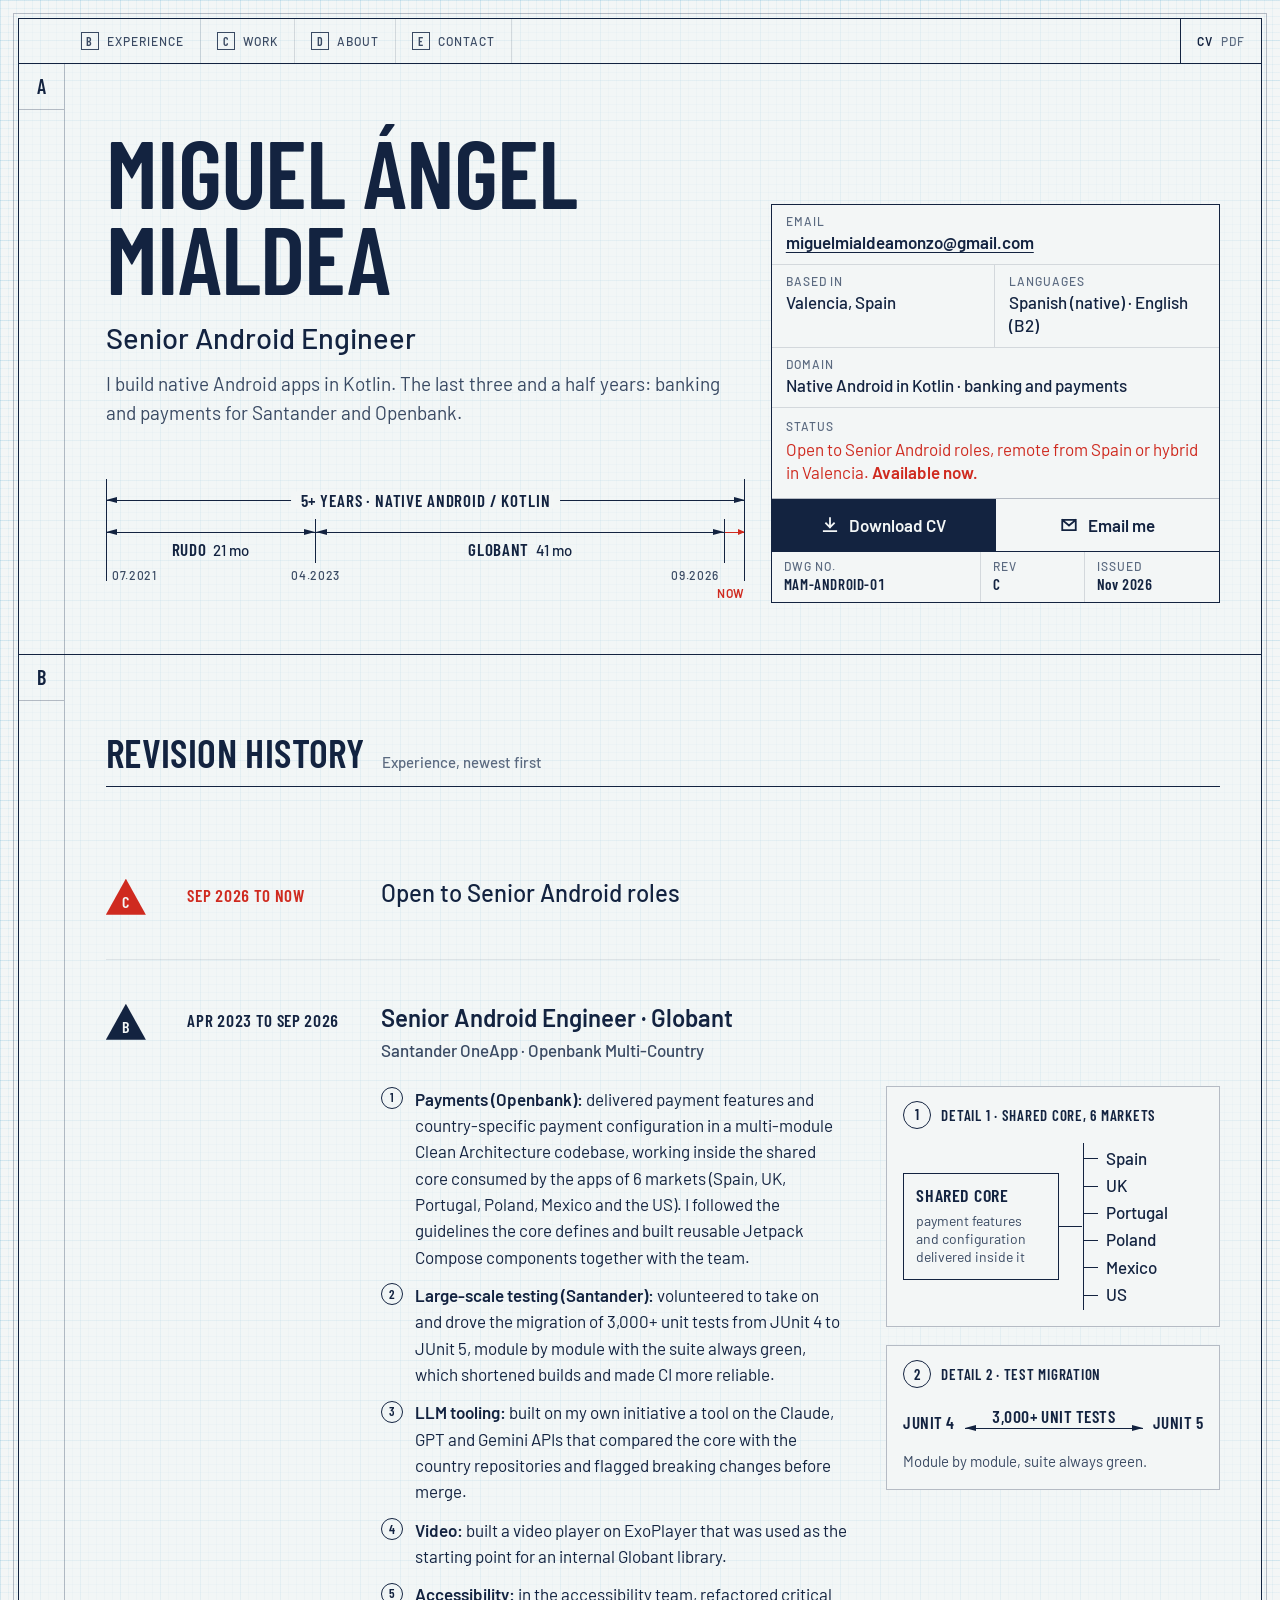
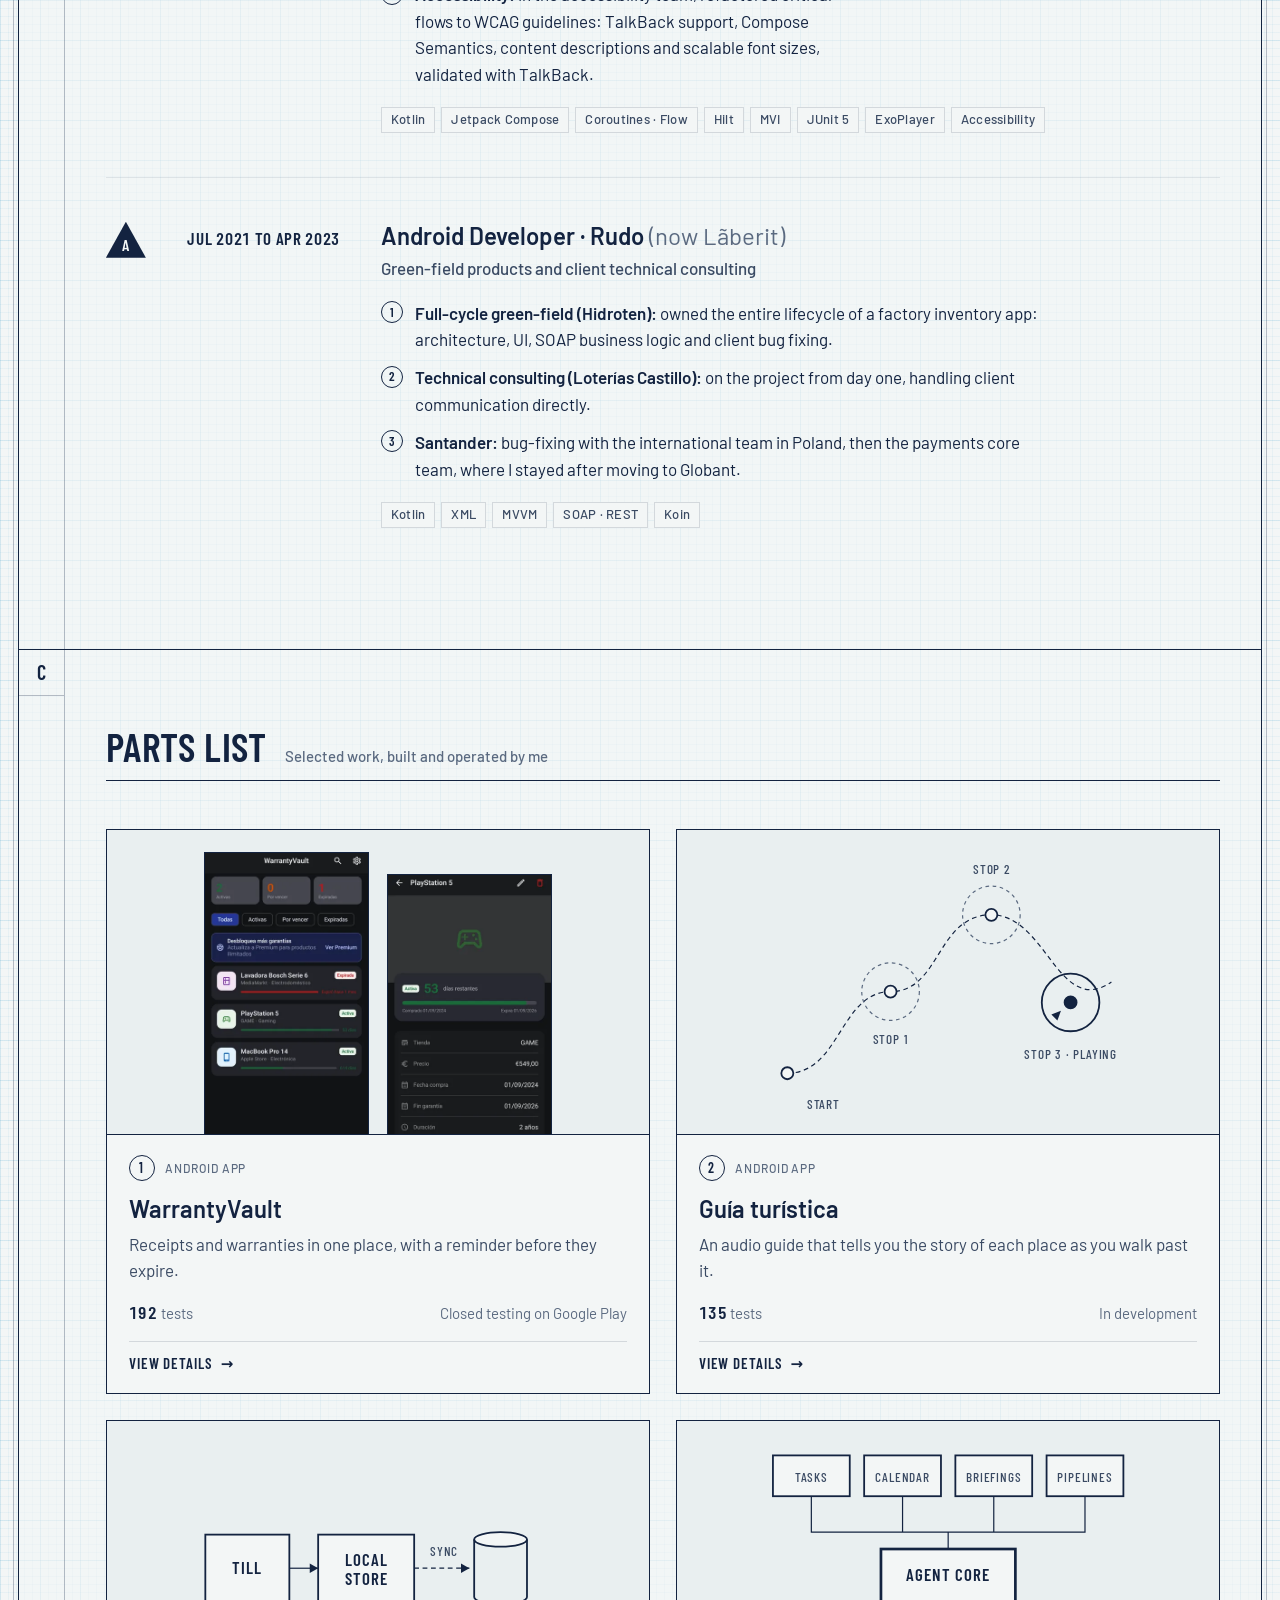
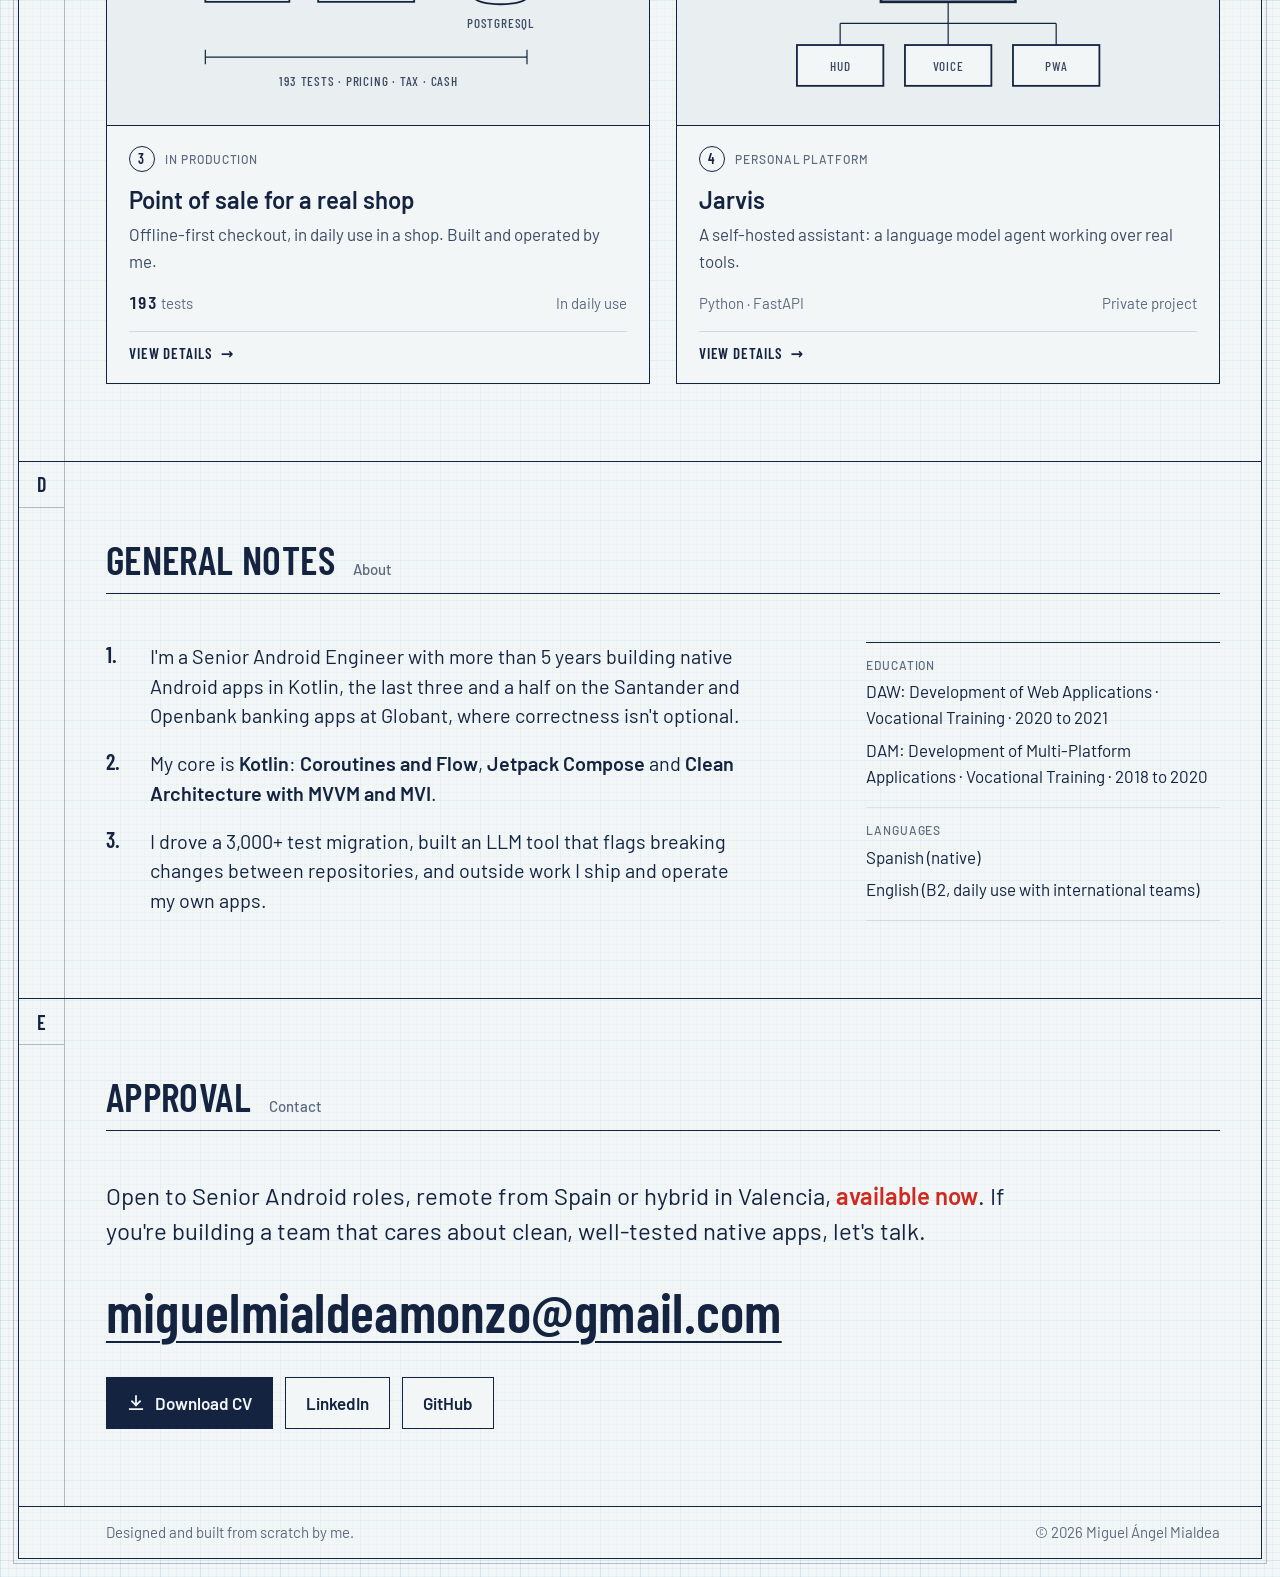
<file: index.html>
<!doctype html>
<html lang="en">
<head>
<meta charset="utf-8">
<meta name="viewport" content="width=device-width, initial-scale=1">
<title>Miguel Ángel Mialdea · Senior Android Engineer</title>
<meta name="description" content="Senior Android Engineer with 5+ years of native Android in Kotlin, the last three and a half on the Santander and Openbank banking apps. Open to Senior Android roles, remote from Spain or hybrid in Valencia.">
<meta name="robots" content="index, follow">
<link rel="canonical" href="https://miguelmialdea.com/">
<meta property="og:type" content="website">
<meta property="og:url" content="https://miguelmialdea.com/">
<meta property="og:title" content="Miguel Ángel Mialdea · Senior Android Engineer">
<meta property="og:description" content="Senior Android Engineer, 5+ years of native Android in Kotlin. Banking and payments for Santander and Openbank. Available now.">
<meta name="theme-color" content="#f3f6f6">
<link rel="icon" href="data:image/svg+xml,%3Csvg xmlns='http://www.w3.org/2000/svg' viewBox='0 0 32 32'%3E%3Crect x='1.5' y='1.5' width='29' height='29' fill='%23f3f6f6' stroke='%23132340' stroke-width='3'/%3E%3Ccircle cx='16' cy='16' r='7' fill='none' stroke='%23132340' stroke-width='2.5'/%3E%3C/svg%3E">
<link rel="preload" href="fonts/barlow-condensed-600.woff2" as="font" type="font/woff2" crossorigin>
<link rel="preload" href="fonts/barlow-400.woff2" as="font" type="font/woff2" crossorigin>
<link rel="stylesheet" href="styles.css">
<script type="application/ld+json">
{
  "@context": "https://schema.org",
  "@type": "Person",
  "name": "Miguel Ángel Mialdea",
  "jobTitle": "Senior Android Engineer",
  "email": "mailto:miguelmialdeamonzo@gmail.com",
  "url": "https://miguelmialdea.com/",
  "address": { "@type": "PostalAddress", "addressLocality": "Valencia", "addressCountry": "ES" },
  "knowsLanguage": [
    { "@type": "Language", "name": "Spanish" },
    { "@type": "Language", "name": "English" }
  ],
  "knowsAbout": ["Android", "Kotlin", "Jetpack Compose", "Coroutines", "Kotlin Flow", "Clean Architecture", "JUnit 5", "Accessibility"],
  "sameAs": [
    "https://www.linkedin.com/in/miguel-mialdea-dev",
    "https://github.com/MiguelAMialdeaDev"
  ]
}
</script>
</head>
<body>
<a class="skip" href="#main">Skip to content</a>

<div class="sheet">

  <header class="strip">
    <nav class="strip-nav" aria-label="Sections">
      <a href="#revisions"><span class="z" aria-hidden="true">B</span>Experience</a>
      <a href="#parts"><span class="z" aria-hidden="true">C</span>Work</a>
      <a href="#notes"><span class="z" aria-hidden="true">D</span>About</a>
      <a href="#contact"><span class="z" aria-hidden="true">E</span>Contact</a>
    </nav>
    <a class="strip-cv" href="Miguel_Mialdea_CV.pdf" download="Miguel_Mialdea_CV.pdf">CV <span class="u">PDF</span></a>
  </header>

  <main id="main">

    <!-- A · title -->
    <section class="zone zone-a" aria-labelledby="name">
      <div class="rail" aria-hidden="true"><span>A</span></div>
      <div class="body">
        <div class="ident">
          <h1 id="name">Miguel Ángel<br>Mialdea</h1>
          <p class="role">Senior Android Engineer</p>
          <p class="hook">I build native Android apps in Kotlin. The last three and a half years: banking and payments for Santander and Openbank.</p>
        </div>

        <aside class="titleblock" aria-label="Summary and contact">
          <dl class="tb-fields">
            <div class="tb-cell tb-name"><dt>Email</dt><dd><a href="mailto:miguelmialdeamonzo@gmail.com">miguelmialdeamonzo@gmail.com</a></dd></div>
            <div class="tb-cell"><dt>Based in</dt><dd>Valencia, Spain</dd></div>
            <div class="tb-cell"><dt>Languages</dt><dd>Spanish (native) · English (B2)</dd></div>
            <div class="tb-cell tb-wide"><dt>Domain</dt><dd>Native Android in Kotlin · banking and payments</dd></div>
          </dl>
          <p class="tb-status"><span class="tb-label">Status</span><span class="redline">Open to Senior Android roles, remote from Spain or hybrid in Valencia. <strong>Available now.</strong></span></p>
          <div class="tb-actions">
            <a class="btn btn-solid" href="Miguel_Mialdea_CV.pdf" download="Miguel_Mialdea_CV.pdf">
              <svg viewBox="0 0 16 16" aria-hidden="true"><path d="M8 2v8m0 0-3.5-3.5M8 10l3.5-3.5M2.5 13.5h11"/></svg>
              Download CV
            </a>
            <a class="btn btn-line" href="mailto:miguelmialdeamonzo@gmail.com">
              <svg viewBox="0 0 16 16" aria-hidden="true"><path d="M2 3.5h12v9H2zM2 3.5l6 5 6-5"/></svg>
              Email me
            </a>
          </div>
          <dl class="tb-foot">
            <div><dt>Dwg no.</dt><dd>MAM-ANDROID-01</dd></div>
            <div><dt>Rev</dt><dd>C</dd></div>
            <div><dt>Issued</dt><dd>Nov 2026</dd></div>
          </dl>
        </aside>

        <figure class="chain" aria-labelledby="chain-cap">
          <figcaption id="chain-cap" class="sr">Career timeline: Rudo from July 2021 to April 2023, Globant from April 2023 to September 2026, open to a new role since then.</figcaption>
          <div class="dim dim-total" aria-hidden="true">
            <span class="dim-line"></span>
            <span class="dim-text">5+ years · native Android / Kotlin</span>
          </div>
          <div class="chain-row" aria-hidden="true">
            <div class="seg" style="--m:21">
              <span class="dim-line"></span>
              <span class="seg-text"><b>Rudo</b> 21 mo</span>
            </div>
            <div class="seg" style="--m:41">
              <span class="dim-line"></span>
              <span class="seg-text"><b>Globant</b> 41 mo</span>
            </div>
            <div class="seg seg-now" style="--m:2">
              <span class="dim-line"></span>
            </div>
          </div>
          <div class="chain-dates" aria-hidden="true">
            <span style="--at:0">07.2021</span>
            <span style="--at:21">04.2023</span>
            <span style="--at:62" class="d-end">09.2026</span>
            <span class="d-now">now</span>
          </div>
        </figure>
      </div>
    </section>

    <!-- B · revisions -->
    <section class="zone" id="revisions" aria-labelledby="rev-h">
      <div class="rail" aria-hidden="true"><span>B</span></div>
      <div class="body">
        <h2 id="rev-h" class="sec-h">Revision history <span class="sec-sub">Experience, newest first</span></h2>

        <ol class="revs">
          <li class="rev rev-c">
            <div class="rev-mark" aria-hidden="true"><span>C</span></div>
            <p class="rev-when"><span class="sr">Revision C. </span>Sep 2026 to now</p>
            <div class="rev-desc">
              <h3>Open to Senior Android roles</h3>
            </div>
          </li>

          <li class="rev">
            <div class="rev-mark" aria-hidden="true"><span>B</span></div>
            <p class="rev-when"><span class="sr">Revision B. </span>Apr 2023 to Sep 2026</p>
            <div class="rev-desc">
              <h3>Senior Android Engineer · Globant</h3>
              <p class="rev-proj">Santander OneApp · Openbank Multi-Country</p>

              <div class="rev-detail">
                <ol class="notes">
                  <li><b>Payments (Openbank):</b> delivered payment features and country-specific payment configuration in a multi-module Clean Architecture codebase, working inside the shared core consumed by the apps of 6 markets (Spain, UK, Portugal, Poland, Mexico and the US). I followed the guidelines the core defines and built reusable Jetpack Compose components together with the team.</li>
                  <li><b>Large-scale testing (Santander):</b> volunteered to take on and drove the migration of 3,000+ unit tests from JUnit 4 to JUnit 5, module by module with the suite always green, which shortened builds and made CI more reliable.</li>
                  <li><b>LLM tooling:</b> built on my own initiative a tool on the Claude, GPT and Gemini APIs that compared the core with the country repositories and flagged breaking changes before merge.</li>
                  <li><b>Video:</b> built a video player on ExoPlayer that was used as the starting point for an internal Globant library.</li>
                  <li><b>Accessibility:</b> in the accessibility team, refactored critical flows to WCAG guidelines: TalkBack support, Compose Semantics, content descriptions and scalable font sizes, validated with TalkBack.</li>
                </ol>

                <div class="details">
                  <figure class="detail detail-core">
                    <figcaption><span class="callout" aria-hidden="true">1</span>Detail 1 · Shared core, 6 markets</figcaption>
                    <div class="core">
                      <div class="core-box">Shared core<small>payment features and configuration delivered inside it</small></div>
                      <ul class="core-markets">
                        <li>Spain</li><li>UK</li><li>Portugal</li><li>Poland</li><li>Mexico</li><li>US</li>
                      </ul>
                    </div>
                  </figure>
                  <figure class="detail detail-tests">
                    <figcaption><span class="callout" aria-hidden="true">2</span>Detail 2 · Test migration</figcaption>
                    <div class="migr">
                      <span class="migr-from">JUnit 4</span>
                      <span class="migr-dim"><span class="dim-line"></span><span class="migr-n">3,000+ unit tests</span></span>
                      <span class="migr-to">JUnit 5</span>
                    </div>
                    <p class="migr-note">Module by module, suite always green.</p>
                  </figure>
                </div>
              </div>

              <ul class="spec" aria-label="Stack">
                <li>Kotlin</li><li>Jetpack Compose</li><li>Coroutines · Flow</li><li>Hilt</li><li>MVI</li><li>JUnit 5</li><li>ExoPlayer</li><li>Accessibility</li>
              </ul>
            </div>
          </li>

          <li class="rev">
            <div class="rev-mark" aria-hidden="true"><span>A</span></div>
            <p class="rev-when"><span class="sr">Revision A. </span>Jul 2021 to Apr 2023</p>
            <div class="rev-desc">
              <h3>Android Developer · Rudo <span class="muted">(now Lãberit)</span></h3>
              <p class="rev-proj">Green-field products and client technical consulting</p>
              <ol class="notes">
                <li><b>Full-cycle green-field (Hidroten):</b> owned the entire lifecycle of a factory inventory app: architecture, UI, SOAP business logic and client bug fixing.</li>
                <li><b>Technical consulting (Loterías Castillo):</b> on the project from day one, handling client communication directly.</li>
                <li><b>Santander:</b> bug-fixing with the international team in Poland, then the payments core team, where I stayed after moving to Globant.</li>
              </ol>
              <ul class="spec" aria-label="Stack">
                <li>Kotlin</li><li>XML</li><li>MVVM</li><li>SOAP · REST</li><li>Koin</li>
              </ul>
            </div>
          </li>
        </ol>
      </div>
    </section>

    <!-- C · parts -->
    <section class="zone" id="parts" aria-labelledby="parts-h">
      <div class="rail" aria-hidden="true"><span>C</span></div>
      <div class="body">
        <h2 id="parts-h" class="sec-h">Parts list <span class="sec-sub">Selected work, built and operated by me</span></h2>

        <ul class="cards" role="list">
          <li class="card">
            <div class="card-fig card-fig-shots">
              <img src="img/wv-home.webp" width="360" height="720" loading="lazy" decoding="async" alt="">
              <img src="img/wv-detail.webp" width="360" height="720" loading="lazy" decoding="async" alt="">
            </div>
            <div class="card-body">
              <span class="card-kind"><span class="balloon" aria-hidden="true">1</span>Android app</span>
              <h3><a class="card-link" href="#part-1" data-dialog="part-1" aria-haspopup="dialog">WarrantyVault</a></h3>
              <p>Receipts and warranties in one place, with a reminder before they expire.</p>
              <p class="card-meta"><span><b>192</b> tests</span><span>Closed testing on Google Play</span></p>
              <span class="card-more" aria-hidden="true">View details <span class="arr">→</span></span>
            </div>
          </li>
          <li class="card">
            <div class="card-fig">
              <svg class="schem" viewBox="0 0 320 240" role="img" aria-label="Diagram: a walking route through four stops, each with a trigger radius; the narration starts when the walker enters the radius of a stop.">
                <path class="ln dash" d="M26 196C70 196 70 128 112 128S150 64 196 64S252 150 296 120"/>
                <circle class="zone-r" cx="112" cy="128" r="24"/><circle class="stop" cx="112" cy="128" r="5"/>
                <circle class="zone-r" cx="196" cy="64" r="24"/><circle class="stop" cx="196" cy="64" r="5"/>
                <circle class="zone-r on" cx="262" cy="137" r="24"/><circle class="stop on" cx="262" cy="137" r="5"/>
                <circle class="stop" cx="26" cy="196" r="5"/>
                <path class="hd" d="M246 147l8-3-3 8z"/>
                <text x="112" y="172" class="sm">STOP 1</text><text x="196" y="30" class="sm">STOP 2</text>
                <text x="262" y="184" class="sm">STOP 3 · PLAYING</text>
                <text x="56" y="226" class="sm">START</text>
              </svg>
            </div>
            <div class="card-body">
              <span class="card-kind"><span class="balloon" aria-hidden="true">2</span>Android app</span>
              <h3><a class="card-link" href="#part-tour" data-dialog="part-tour" aria-haspopup="dialog">Guía turística</a></h3>
              <p>An audio guide that tells you the story of each place as you walk past it.</p>
              <p class="card-meta"><span><b>135</b> tests</span><span>In development</span></p>
              <span class="card-more" aria-hidden="true">View details <span class="arr">→</span></span>
            </div>
          </li>
          <li class="card">
            <div class="card-fig">
              <svg class="schem" viewBox="0 0 320 240" role="img" aria-label="Diagram: the till works against a local store and syncs with PostgreSQL when there is connection.">
                <rect x="16" y="88" width="70" height="56"/><text x="51" y="121">TILL</text>
                <path class="ln" d="M86 116h24"/><path class="hd" d="M110 116l-7-4v8z"/>
                <rect x="110" y="88" width="80" height="56"/><text x="150" y="114">LOCAL</text><text x="150" y="130">STORE</text>
                <text x="215" y="106" class="sm">SYNC</text>
                <path class="ln dash" d="M190 116h46"/><path class="hd" d="M236 116l-7-4v8z"/>
                <ellipse cx="262" cy="92" rx="22" ry="6"/><path d="M240 92v48a22 6 0 0 0 44 0V92"/>
                <text x="262" y="166" class="sm">POSTGRESQL</text>
                <path class="ln" d="M16 190h268M16 184v12M284 184v12"/>
                <text x="152" y="214" class="sm">193 TESTS · PRICING · TAX · CASH</text>
              </svg>
            </div>
            <div class="card-body">
              <span class="card-kind"><span class="balloon" aria-hidden="true">3</span>In production</span>
              <h3><a class="card-link" href="#part-2" data-dialog="part-2" aria-haspopup="dialog">Point of sale for a real shop</a></h3>
              <p>Offline-first checkout, in daily use in a shop. Built and operated by me.</p>
              <p class="card-meta"><span><b>193</b> tests</span><span>In daily use</span></p>
              <span class="card-more" aria-hidden="true">View details <span class="arr">→</span></span>
            </div>
          </li>
          <li class="card">
            <div class="card-fig">
              <svg class="schem" viewBox="0 0 320 240" role="img" aria-label="Diagram: an agent core connected to tools above and to the HUD, voice and PWA interfaces below.">
                <rect x="14" y="22" width="64" height="34"/><text x="46" y="44" class="sm">TASKS</text>
                <rect x="90" y="22" width="64" height="34"/><text x="122" y="44" class="sm">CALENDAR</text>
                <rect x="166" y="22" width="64" height="34"/><text x="198" y="44" class="sm">BRIEFINGS</text>
                <rect x="242" y="22" width="64" height="34"/><text x="274" y="44" class="sm">PIPELINES</text>
                <path class="ln" d="M46 56v30h228V56M122 56v30M198 56v30M160 86v14"/>
                <rect class="core" x="104" y="100" width="112" height="44"/><text x="160" y="127">AGENT CORE</text>
                <path class="ln" d="M160 144v18M70 162h180M70 162v18M160 162v18M250 162v18"/>
                <rect x="34" y="180" width="72" height="34"/><text x="70" y="202" class="sm">HUD</text>
                <rect x="124" y="180" width="72" height="34"/><text x="160" y="202" class="sm">VOICE</text>
                <rect x="214" y="180" width="72" height="34"/><text x="250" y="202" class="sm">PWA</text>
              </svg>
            </div>
            <div class="card-body">
              <span class="card-kind"><span class="balloon" aria-hidden="true">4</span>Personal platform</span>
              <h3><a class="card-link" href="#part-3" data-dialog="part-3" aria-haspopup="dialog">Jarvis</a></h3>
              <p>A self-hosted assistant: a language model agent working over real tools.</p>
              <p class="card-meta"><span>Python · FastAPI</span><span>Private project</span></p>
              <span class="card-more" aria-hidden="true">View details <span class="arr">→</span></span>
            </div>
          </li>
        </ul>

        <dialog class="dlg" id="part-1" aria-labelledby="p1-h">
          <div class="dlg-head">
            <span class="dlg-ref">Item 1 · Detail</span>
            <form method="dialog"><button class="dlg-close" type="submit">Close<svg viewBox="0 0 16 16" aria-hidden="true"><path d="M3 3l10 10M13 3L3 13"/></svg></button></form>
          </div>
          <div class="dlg-body">
            <article class="part part-1" aria-labelledby="p1-h">
            <div class="part-text">
            <h3 id="p1-h"><span class="balloon" aria-hidden="true">1</span>WarrantyVault <span class="part-kind">Android app</span></h3>
            <p>Keeps receipts and warranties in one place and reminds you before they expire. Built end to end in <b>Kotlin and Jetpack Compose</b>, multi-module, with Room, WorkManager and <b>192 automated tests</b>. In closed testing on Google Play.</p>
            <ul class="spec" aria-label="Stack">
              <li>Kotlin</li><li>Jetpack Compose</li><li>Room</li><li>WorkManager</li><li>Play Billing</li>
            </ul>
            </div>
            <div class="views">
            <figure class="view">
              <span class="callout" aria-hidden="true">A</span>
              <img src="img/wv-home.webp" width="360" height="720" loading="lazy" decoding="async" alt="WarrantyVault home screen: warranty counters and a list with one expired and two active warranties.">
              <figcaption>View A · Warranty list</figcaption>
            </figure>
            <figure class="view">
              <span class="callout" aria-hidden="true">B</span>
              <img src="img/wv-form.webp" width="360" height="720" loading="lazy" decoding="async" alt="WarrantyVault new warranty form: receipt photo, product, store, price, purchase date and duration with the computed end date.">
              <figcaption>View B · New warranty</figcaption>
            </figure>
            <figure class="view">
              <span class="callout" aria-hidden="true">C</span>
              <img src="img/wv-detail.webp" width="360" height="720" loading="lazy" decoding="async" alt="WarrantyVault detail screen: days remaining, progress to expiry and purchase data.">
              <figcaption>View C · Warranty detail</figcaption>
            </figure>
            </div>
            </article>
          </div>
        </dialog>
        <dialog class="dlg" id="part-tour" aria-labelledby="pt-h">
          <div class="dlg-head">
            <span class="dlg-ref">Item 2 · Detail</span>
            <form method="dialog"><button class="dlg-close" type="submit">Close<svg viewBox="0 0 16 16" aria-hidden="true"><path d="M3 3l10 10M13 3L3 13"/></svg></button></form>
          </div>
          <div class="dlg-body">
            <article class="part" aria-labelledby="pt-h">
            <h3 id="pt-h"><span class="balloon" aria-hidden="true">2</span>Guía turística <span class="part-kind">Android app</span></h3>
            <p>A city walk with a narrator in your pocket: when you reach a stop, the app plays its story. Once a city is downloaded it works offline, with no account. Built end to end in <b>Kotlin and Jetpack Compose</b>: audio with Media3 and a media session, location and geofencing, background downloads with WorkManager, Room, Koin, Play Billing and <b>135 automated tests</b>.</p>
            <p>Routes in progress for Valencia, Sevilla and Toledo. Not on Google Play yet.</p>
            <ul class="spec" aria-label="Stack">
              <li>Kotlin</li><li>Jetpack Compose</li><li>Media3</li><li>Geofencing</li><li>WorkManager</li><li>Room</li><li>Koin</li><li>Play Billing</li>
            </ul>
            <p class="part-note">Private repository: the source code is not public.</p>
            </article>
          </div>
        </dialog>
        <dialog class="dlg" id="part-2" aria-labelledby="p2-h">
          <div class="dlg-head">
            <span class="dlg-ref">Item 3 · Detail</span>
            <form method="dialog"><button class="dlg-close" type="submit">Close<svg viewBox="0 0 16 16" aria-hidden="true"><path d="M3 3l10 10M13 3L3 13"/></svg></button></form>
          </div>
          <div class="dlg-body">
            <article class="part" aria-labelledby="p2-h">
            <h3 id="p2-h"><span class="balloon" aria-hidden="true">3</span>Point of sale for a real shop <span class="part-kind">In production</span></h3>
            <p>Offline-first checkout on PostgreSQL, in daily use in a shop. <b>193 automated tests</b> over pricing, tax rules and cash reconciliation. Built, deployed and operated by me.</p>
            <ul class="spec" aria-label="Stack">
              <li>PostgreSQL</li><li>Offline-first</li>
            </ul>
            </article>
          </div>
        </dialog>
        <dialog class="dlg" id="part-3" aria-labelledby="p3-h">
          <div class="dlg-head">
            <span class="dlg-ref">Item 4 · Detail</span>
            <form method="dialog"><button class="dlg-close" type="submit">Close<svg viewBox="0 0 16 16" aria-hidden="true"><path d="M3 3l10 10M13 3L3 13"/></svg></button></form>
          </div>
          <div class="dlg-body">
            <article class="part" aria-labelledby="p3-h">
            <h3 id="p3-h"><span class="balloon" aria-hidden="true">4</span>Jarvis, a self-hosted personal assistant <span class="part-kind">Personal platform</span></h3>
            <p>A self-hosted assistant that runs a language-model agent over real tools: tasks, projects, calendar, briefings and automated data pipelines. Built end to end: <b>backend, real-time web HUD, voice, offline PWA and deployment</b>, in async Python.</p>
            <dl class="subparts">
              <div><dt><span class="sub-n">4.1</span>Agentic core</dt><dd>LLM + tool-calling</dd></div>
              <div><dt><span class="sub-n">4.2</span>Real-time HUD</dt><dd>live web dashboard</dd></div>
              <div><dt><span class="sub-n">4.3</span>Voice interface</dt><dd>speech in, TTS out</dd></div>
              <div><dt><span class="sub-n">4.4</span>Offline-first PWA</dt><dd>service worker + cache</dd></div>
            </dl>
            <ul class="spec" aria-label="Stack">
              <li>Python</li><li>FastAPI</li><li>asyncio</li><li>Claude Agent SDK</li><li>WebSockets</li><li>PWA</li><li>Edge-TTS</li>
            </ul>
            <p class="part-note">Private project: architecture and engineering shown, no live instance or personal data exposed.</p>
            </article>
          </div>
        </dialog>
      </div>
    </section>

    <!-- D · notes -->
    <section class="zone" id="notes" aria-labelledby="notes-h">
      <div class="rail" aria-hidden="true"><span>D</span></div>
      <div class="body notes-body">
        <h2 id="notes-h" class="sec-h">General notes <span class="sec-sub">About</span></h2>
        <ol class="gnotes">
          <li>I'm a Senior Android Engineer with more than 5 years building native Android apps in Kotlin, the last three and a half on the Santander and Openbank banking apps at Globant, where correctness isn't optional.</li>
          <li>My core is <b>Kotlin</b>: <b>Coroutines and Flow</b>, <b>Jetpack Compose</b> and <b>Clean Architecture with MVVM and MVI</b>.</li>
          <li>I drove a 3,000+ test migration, built an LLM tool that flags breaking changes between repositories, and outside work I ship and operate my own apps.</li>
        </ol>
        <dl class="facts">
          <div><dt>Education</dt><dd>DAW: Development of Web Applications · Vocational Training · 2020 to 2021</dd><dd>DAM: Development of Multi-Platform Applications · Vocational Training · 2018 to 2020</dd></div>
          <div><dt>Languages</dt><dd>Spanish (native)</dd><dd>English (B2, daily use with international teams)</dd></div>
        </dl>
      </div>
    </section>

    <!-- E · contact -->
    <section class="zone zone-e" id="contact" aria-labelledby="contact-h">
      <div class="rail" aria-hidden="true"><span>E</span></div>
      <div class="body">
        <h2 id="contact-h" class="sec-h">Approval <span class="sec-sub">Contact</span></h2>
        <div class="approve">
          <p class="approve-lead">Open to Senior Android roles, remote from Spain or hybrid in Valencia, <span class="redline">available now</span>. If you're building a team that cares about clean, well-tested native apps, let's talk.</p>
          <a class="mail" href="mailto:miguelmialdeamonzo@gmail.com">miguelmialdeamonzo<wbr>@gmail.com</a>
          <div class="approve-actions">
            <a class="btn btn-solid" href="Miguel_Mialdea_CV.pdf" download="Miguel_Mialdea_CV.pdf">
              <svg viewBox="0 0 16 16" aria-hidden="true"><path d="M8 2v8m0 0-3.5-3.5M8 10l3.5-3.5M2.5 13.5h11"/></svg>
              Download CV
            </a>
            <a class="btn btn-line" href="https://www.linkedin.com/in/miguel-mialdea-dev" rel="noopener">LinkedIn</a>
            <a class="btn btn-line" href="https://github.com/MiguelAMialdeaDev" rel="noopener">GitHub</a>
          </div>
        </div>
      </div>
    </section>
  </main>

  <footer class="sheet-foot">
    <span>Designed and built from scratch by me.</span>
    <span>© 2026 Miguel Ángel Mialdea</span>
  </footer>
</div>
<noscript><style>.dlg{display:block;position:static;width:auto;max-height:none;margin-top:48px}.dlg-head form{display:none}</style></noscript>
<script>
document.querySelectorAll('[data-dialog]').forEach(function(a){a.addEventListener('click',function(e){var d=document.getElementById(a.dataset.dialog);if(!d||typeof d.showModal!=='function')return;e.preventDefault();d.showModal();});});
document.querySelectorAll('dialog.dlg').forEach(function(d){d.addEventListener('click',function(e){if(e.target===d)d.close();});});
</script>
</body>
</html>
</file>
<file: styles.css>
@font-face{font-family:"Barlow";src:url(fonts/barlow-400.woff2) format("woff2");font-weight:400;font-style:normal;font-display:swap}
@font-face{font-family:"Barlow";src:url(fonts/barlow-500.woff2) format("woff2");font-weight:500;font-style:normal;font-display:swap}
@font-face{font-family:"Barlow";src:url(fonts/barlow-600.woff2) format("woff2");font-weight:600;font-style:normal;font-display:swap}
@font-face{font-family:"Barlow Condensed";src:url(fonts/barlow-condensed-500.woff2) format("woff2");font-weight:500;font-style:normal;font-display:swap}
@font-face{font-family:"Barlow Condensed";src:url(fonts/barlow-condensed-600.woff2) format("woff2");font-weight:600;font-style:normal;font-display:swap}

:root{
  /* drafting film, technical-pen ink, non-photo blue construction, one redline */
  --film:#f3f6f6;
  --film-2:#e9eff0;
  --ink:#132340;
  --ink-2:#3a4a63;
  --ink-3:#5b6a80;
  --rule:rgba(19,35,64,.28);
  --rule-2:rgba(19,35,64,.14);
  --rule-3:rgba(19,35,64,.09);
  --npb:rgba(74,163,204,.07);
  --npb-major:rgba(74,163,204,.13);
  --npb-solid:#bfe1ef;
  --red:#cf2a1f;
  --scrim:rgba(19,35,64,.5);
  --ink-deep:#0a1529;

  --sans:"Barlow",system-ui,-apple-system,"Segoe UI",sans-serif;
  --cond:"Barlow Condensed","Barlow",system-ui,sans-serif;

  --edge:clamp(8px,1.4vw,20px);
  --rail:46px;
  --pad-x:clamp(16px,3.2vw,48px);
  --pad-y:clamp(40px,6vw,88px);
  --gap:clamp(16px,2vw,28px);

  --t-display:clamp(3rem,1.6rem + 6.2vw,6rem);
  --t-h2:clamp(1.75rem,1.3rem + 1.6vw,2.5rem);
  --t-h3:clamp(1.25rem,1.1rem + .5vw,1.5rem);
  --t-body:1.0625rem;
  --t-small:.9375rem;
  --t-label:.75rem;

  --ease-out:cubic-bezier(.16,1,.3,1);
}

*,*::before,*::after{box-sizing:border-box}
html{-webkit-text-size-adjust:100%;scroll-behavior:smooth;scroll-padding-top:12px;scrollbar-color:var(--ink-3) var(--film-2)}
body{
  margin:0;
  background-color:var(--film);
  background-image:
    linear-gradient(var(--npb-major) 1px,transparent 1px),
    linear-gradient(90deg,var(--npb-major) 1px,transparent 1px),
    linear-gradient(var(--npb) 1px,transparent 1px),
    linear-gradient(90deg,var(--npb) 1px,transparent 1px);
  background-size:40px 40px,40px 40px,8px 8px,8px 8px;
  color:var(--ink);
  font:400 var(--t-body)/1.55 var(--sans);
  font-variant-numeric:lining-nums;
  -webkit-font-smoothing:antialiased;
  text-rendering:optimizeLegibility;
}
::selection{background:var(--npb-solid);color:var(--ink)}
::-webkit-scrollbar{width:10px;height:10px}
::-webkit-scrollbar-track{background:var(--film-2)}
::-webkit-scrollbar-thumb{background:var(--ink-3);border:2px solid var(--film-2)}
img{display:block;max-width:100%;height:auto}
h1,h2,h3,p,ol,ul,dl,dd,figure{margin:0}
ol,ul{padding:0;list-style:none}
b,strong{font-weight:600}
a{color:inherit;text-decoration-thickness:1px;text-underline-offset:.2em}
:focus-visible{outline:2px solid var(--ink);outline-offset:3px}
.sr{position:absolute;width:1px;height:1px;overflow:hidden;clip:rect(0 0 0 0);clip-path:inset(50%);white-space:nowrap}
.skip{position:absolute;left:var(--edge);top:-60px;z-index:10;background:var(--ink);color:var(--film);padding:10px 14px;font-weight:600;text-decoration:none}
.skip:focus{top:var(--edge)}
.muted{color:var(--ink-3);font-weight:400}

/* ── the sheet ─────────────────────────────── */
.sheet{
  width:min(1400px,calc(100% - 2 * var(--edge)));
  margin:var(--edge) auto;
  border:1.5px solid var(--ink);
  outline:1px solid var(--rule);
  outline-offset:4px;
  background:rgba(243,246,246,.55);
}

/* top border strip: navigation */
.strip{
  display:flex;align-items:stretch;justify-content:space-between;
  border-bottom:1.5px solid var(--ink);
  font:500 var(--t-label)/1 var(--sans);
  letter-spacing:.08em;text-transform:uppercase;
}
.strip-nav{display:flex;flex-wrap:wrap;padding-left:var(--rail)}
.strip a{display:flex;align-items:center;gap:8px;min-height:44px;padding:0 16px;text-decoration:none;color:var(--ink-2);border-right:1px solid var(--rule-2);transition:background-color .2s var(--ease-out),color .2s var(--ease-out)}
.strip a:hover{background:var(--film-2);color:var(--ink)}
.strip .z{display:inline-grid;place-items:center;width:18px;height:18px;border:1px solid currentColor;font:600 .75rem/1 var(--cond)}
.strip-cv{border-right:0 !important;border-left:1px solid var(--ink) !important;color:var(--ink) !important;font-weight:600}
.strip-cv .u{font-weight:500;color:var(--ink-3)}

/* zones: left rail carries the zone letter */
.zone{display:grid;grid-template-columns:var(--rail) minmax(0,1fr);border-bottom:1.5px solid var(--ink)}
.rail{border-right:1px solid var(--rule)}
.rail span{
  position:sticky;top:0;display:grid;place-items:center;height:46px;
  border-bottom:1px solid var(--rule);
  font:600 1.25rem/1 var(--cond);color:var(--ink);
}
.body{padding:var(--pad-y) var(--pad-x);min-width:0}

/* section headings */
.sec-h{
  display:flex;flex-wrap:wrap;align-items:baseline;gap:4px 18px;
  font:600 var(--t-h2)/1 var(--cond);text-transform:uppercase;letter-spacing:.01em;
  padding-bottom:14px;border-bottom:1px solid var(--ink);
  margin-bottom:clamp(28px,4vw,48px);
}
.sec-sub{font:500 var(--t-small)/1.2 var(--sans);text-transform:none;letter-spacing:0;color:var(--ink-3)}

/* ── A · title zone ────────────────────────── */
.zone-a .body{
  display:grid;
  grid-template-columns:repeat(12,minmax(0,1fr));
  grid-template-areas:
    "id id id id id id id tb tb tb tb tb"
    "ch ch ch ch ch ch ch tb tb tb tb tb";
  grid-template-rows:auto 1fr;
  column-gap:var(--gap);
  row-gap:clamp(32px,4vw,56px);
  padding-top:clamp(32px,5vw,72px);
  padding-bottom:clamp(32px,4vw,56px);
}
.ident{grid-area:id}
.titleblock{grid-area:tb;align-self:end}
.chain{grid-area:ch;align-self:end}

h1{
  font:600 var(--t-display)/.9 var(--cond);
  text-transform:uppercase;letter-spacing:-.01em;
  text-wrap:balance;
}
.role{margin-top:clamp(14px,1.6vw,22px);font:500 clamp(1.375rem,1.1rem + .9vw,1.875rem)/1.15 var(--sans)}
.hook{margin-top:14px;max-width:34em;color:var(--ink-2);font-size:clamp(1.0625rem,1rem + .25vw,1.1875rem);text-wrap:pretty}

/* title block (cartouche) */
.titleblock{border:1.5px solid var(--ink);background:var(--film)}
.tb-fields{display:grid;grid-template-columns:1fr 1fr}
.tb-cell{padding:10px 14px 11px;border-bottom:1px solid var(--rule-2);min-width:0}
.tb-cell:nth-child(2){border-right:1px solid var(--rule-2)}
.tb-name,.tb-wide{grid-column:1 / -1}
.tb-fields dt,.tb-label,.tb-foot dt{
  display:block;font:500 var(--t-label)/1.1 var(--sans);
  letter-spacing:.08em;text-transform:uppercase;color:var(--ink-3);
}
.tb-fields dd{margin-top:3px;font-weight:500;line-height:1.3}
.tb-name dd{overflow-wrap:anywhere}
.tb-name a{font-weight:600}
.tb-status{padding:12px 14px 14px;border-bottom:1px solid var(--rule)}
.tb-status .redline{display:block;margin-top:5px;line-height:1.35}
.redline{color:var(--red)}
.tb-status strong{font-weight:600}
.tb-actions{display:grid;grid-template-columns:1fr 1fr;border-bottom:1px solid var(--ink)}
.tb-actions .btn{border:0}
.tb-actions .btn + .btn{border-left:1px solid var(--ink)}
.tb-foot{display:grid;grid-template-columns:2fr 1fr 1.3fr}
.tb-foot div{padding:8px 12px 9px}
.tb-foot div + div{border-left:1px solid var(--rule-2)}
.tb-foot dd{margin-top:3px;font:600 .9375rem/1.1 var(--cond);letter-spacing:.04em;font-variant-numeric:tabular-nums}

/* buttons, drawn in ink */
.btn{
  display:inline-flex;align-items:center;justify-content:center;gap:10px;
  min-height:52px;padding:0 20px;
  font:600 1.0625rem/1 var(--sans);text-decoration:none;
  border:1.5px solid var(--ink);
  transition:background-color .2s var(--ease-out),color .2s var(--ease-out);
}
.btn svg{width:18px;height:18px;flex:none;fill:none;stroke:currentColor;stroke-width:1.6;stroke-linecap:square}
.btn-solid{background:var(--ink);color:var(--film)}
.btn-solid:hover{background:var(--ink-deep)}
.btn-line{background:var(--film);color:var(--ink)}
.btn-line:hover{background:var(--film-2)}
.btn:active{transform:translateY(1px)}
.btn:focus-visible{outline-offset:-5px;outline-color:currentColor}

/* career chain dimension */
.chain{--total:64;position:relative;padding-top:6px;font-variant-numeric:tabular-nums}
.dim{position:relative;height:30px}
.dim-line{
  position:absolute;left:0;right:0;top:50%;height:1px;background:var(--ink);
  transform-origin:left center;
}
.dim-line::before,.dim-line::after{
  content:"";position:absolute;top:-3px;width:0;height:0;
  border-top:3.5px solid transparent;border-bottom:3.5px solid transparent;
}
.dim-line::before{left:0;border-right:11px solid var(--ink)}
.dim-line::after{right:0;border-left:11px solid var(--ink)}
.dim-text{
  position:absolute;left:50%;top:50%;transform:translate(-50%,-50%);
  padding:0 10px;background:var(--film);white-space:nowrap;
  font:600 clamp(.9375rem,.85rem + .3vw,1.0625rem)/1 var(--cond);letter-spacing:.05em;text-transform:uppercase;
}
.dim-total{margin:0 0 4px}
/* extension lines framing the whole chain */
.chain::before,.chain::after{content:"";position:absolute;top:0;bottom:22px;width:1px;background:var(--ink)}
.chain::before{left:0}
.chain::after{right:0}
.chain-row{display:flex;height:44px}
.seg{position:relative;flex:var(--m) 1 0;min-width:0}
.seg + .seg{border-left:1px solid var(--ink)}
.seg .dim-line{top:30%}
.seg-text{
  position:absolute;left:0;right:0;top:calc(30% + 7px);text-align:center;
  font:500 var(--t-small)/1.2 var(--sans);white-space:nowrap;overflow:hidden;text-overflow:clip;
}
.seg-text b{font-weight:600;text-transform:uppercase;font-family:var(--cond);letter-spacing:.04em;font-size:1.0625rem;margin-right:4px}
.seg-now .dim-line{background:var(--red)}
.seg-now .dim-line::before{display:none}
.seg-now .dim-line::after{border-left-color:var(--red);border-left-width:7px}
.chain-dates{position:relative;height:40px;font:500 var(--t-label)/1 var(--sans);letter-spacing:.06em;color:var(--ink-2)}
.chain-dates span{position:absolute;top:6px;left:calc(var(--at) / var(--total) * 100%);transform:translateX(-50%)}
.chain-dates span:first-child{transform:none;padding-left:6px}
.chain-dates .d-end{transform:translateX(-100%);padding-right:6px}
.chain-dates .d-now{left:auto;right:0;padding-left:6px;top:24px;transform:none;color:var(--red);font-weight:600;text-transform:uppercase}

@media (prefers-reduced-motion:no-preference){
  .chain .dim-line{animation:plot .9s var(--ease-out) both}
  .chain-row .seg:nth-child(1) .dim-line{animation-delay:.25s}
  .chain-row .seg:nth-child(2) .dim-line{animation-delay:.45s}
  .chain-row .seg:nth-child(3) .dim-line{animation-delay:.75s}
  @keyframes plot{from{transform:scaleX(0)}to{transform:scaleX(1)}}
}

/* ── B · revision table ────────────────────── */
.rev{
  display:grid;grid-template-columns:56px minmax(140px,2fr) minmax(0,10fr);
  column-gap:var(--gap);
  padding:clamp(28px,3.6vw,44px) 0;border-bottom:1px solid var(--rule-3);
}
.rev:last-child{border-bottom:0}
.rev-mark span{
  display:grid;place-items:center;width:40px;height:36px;
  clip-path:polygon(50% 0,100% 100%,0 100%);
  background:var(--ink);color:var(--film);
  font:600 1rem/1 var(--cond);padding-top:10px;
}
.rev-c .rev-mark span{background:var(--red)}
.rev-when{font:600 1.0625rem/1.25 var(--cond);letter-spacing:.04em;text-transform:uppercase;padding-top:6px;font-variant-numeric:tabular-nums}
.rev-c .rev-when{color:var(--red)}
.rev-desc h3{font:600 var(--t-h3)/1.15 var(--sans)}
.rev-desc h3 + p{margin-top:6px;color:var(--ink-2)}
.rev-c .rev-desc h3{font-weight:500}
.rev-proj{font-weight:500}

.rev-detail{display:grid;grid-template-columns:minmax(0,7fr) minmax(0,5fr);gap:var(--gap) clamp(24px,3vw,48px);margin-top:22px}
.notes{counter-reset:n;max-width:68ch}
.notes li{counter-increment:n;position:relative;padding-left:34px;margin-top:12px}
.notes li:first-child{margin-top:0}
.notes li::before{
  content:counter(n);position:absolute;left:0;top:.1em;
  width:22px;height:22px;display:grid;place-items:center;
  border:1px solid var(--ink);border-radius:50%;
  font:600 .8125rem/1 var(--cond);
}
.rev-desc > .notes{margin-top:18px}

.details{display:grid;gap:18px;align-content:start}
.detail{border:1px solid var(--rule);background:var(--film);padding:14px 16px 16px}
.detail figcaption{display:flex;align-items:center;gap:10px;font:600 .9375rem/1.2 var(--cond);letter-spacing:.05em;text-transform:uppercase;margin-bottom:14px}
.callout{
  flex:none;display:inline-grid;place-items:center;width:28px;height:28px;border:1.5px solid var(--ink);border-radius:50%;
  font:600 .9375rem/1 var(--cond);background:var(--film);
}
.core{display:grid;grid-template-columns:minmax(0,3fr) minmax(0,2fr);align-items:center}
.core-box{border:1.5px solid var(--ink);padding:12px;font:600 1.125rem/1.1 var(--cond);text-transform:uppercase;letter-spacing:.03em;position:relative;margin-right:24px}
.core-box small{display:block;margin-top:6px;font:400 .875rem/1.3 var(--sans);text-transform:none;letter-spacing:0;color:var(--ink-2)}
.core-box::after{content:"";position:absolute;left:100%;top:50%;width:24px;height:1px;background:var(--ink)}
.core-markets{border-left:1px solid var(--ink);padding:2px 0}
.core-markets li{position:relative;padding:3px 0 3px 22px;font-weight:500;line-height:1.25}
.core-markets li::before{content:"";position:absolute;left:0;top:50%;width:14px;height:1px;background:var(--ink)}
.migr{display:grid;grid-template-columns:auto minmax(0,1fr) auto;align-items:center;gap:10px;font:600 1.0625rem/1 var(--cond);text-transform:uppercase;letter-spacing:.03em}
.migr-dim{position:relative;height:40px;min-width:0}
.migr-dim .dim-line{top:65%}
.migr-n{position:absolute;left:0;right:0;top:6px;text-align:center;white-space:nowrap;font-variant-numeric:tabular-nums}
.migr-note{margin-top:8px;font-size:var(--t-small);color:var(--ink-2)}

.spec{display:flex;flex-wrap:wrap;gap:6px;margin-top:20px}
.spec li{
  padding:5px 9px 6px;border:1px solid var(--rule-2);
  font:500 .8125rem/1 var(--sans);letter-spacing:.02em;color:var(--ink-2);background:var(--film);
}

/* ── C · parts ─────────────────────────────── */
.balloon{
  display:inline-grid;place-items:center;width:30px;height:30px;flex:none;
  border:1.5px solid var(--ink);border-radius:50%;
  font:600 1rem/1 var(--cond);text-decoration:none;color:var(--ink);background:var(--film);
  transition:background-color .2s var(--ease-out),color .2s var(--ease-out);
}
a.balloon:hover{background:var(--ink);color:var(--film)}

.part{margin-top:clamp(36px,5vw,64px);scroll-margin-top:16px}
.part h3{display:grid;grid-template-columns:auto minmax(0,1fr);align-items:center;gap:8px 14px;font:600 var(--t-h3)/1.15 var(--sans)}
.part-kind{grid-column:2;justify-self:start;font:500 var(--t-label)/1 var(--sans);letter-spacing:.08em;text-transform:uppercase;color:var(--ink-3);padding:5px 8px;border:1px solid var(--rule)}
.part > p,.part-text > p{margin-top:14px;max-width:62ch}
.part:target .balloon{background:var(--ink);color:var(--film)}

.part-1{display:grid;grid-template-columns:minmax(0,4fr) minmax(0,8fr);gap:var(--gap) clamp(28px,4vw,64px);align-items:start;padding-top:clamp(28px,4vw,44px);border-top:1px solid var(--ink)}
.views{display:grid;grid-template-columns:repeat(3,minmax(0,1fr));gap:clamp(12px,1.6vw,22px)}
.view{position:relative;padding-top:18px}
.view img{border:1.5px solid var(--ink);background:#111;transition:outline-color .2s var(--ease-out);outline:1px solid transparent;outline-offset:4px}
.view:hover img{outline-color:var(--ink)}
.view:hover .callout{background:var(--ink);color:var(--film)}
.view .callout{transition:background-color .2s var(--ease-out),color .2s var(--ease-out)}
.view .callout{position:absolute;top:0;right:-8px;z-index:1}
.view .callout::before{content:"";position:absolute;right:50%;top:100%;width:1px;height:14px;background:var(--ink)}
.view figcaption{margin-top:10px;font:600 .9375rem/1.2 var(--cond);letter-spacing:.04em;text-transform:uppercase}

.parts-pair{display:grid;grid-template-columns:minmax(0,1fr) minmax(0,1fr);gap:0 clamp(28px,4vw,64px);margin-top:clamp(36px,5vw,64px);border-top:1px solid var(--ink)}
.parts-pair .part{margin-top:0;padding-top:clamp(28px,4vw,44px)}
.subparts{display:grid;grid-template-columns:1fr 1fr;margin-top:18px;border:1px solid var(--rule);background:var(--film)}
.subparts div{padding:10px 12px;border-bottom:1px solid var(--rule)}
.subparts div:nth-child(odd){border-right:1px solid var(--rule)}
.subparts div:nth-last-child(-n+2){border-bottom:0}
.subparts dt{font-weight:600;line-height:1.25}
.subparts dd{font-size:var(--t-small);color:var(--ink-2)}
.sub-n{font:600 .875rem/1 var(--cond);color:var(--ink-3);margin-right:8px;font-variant-numeric:tabular-nums}
.part-note{margin-top:16px;font-size:var(--t-small);color:var(--ink-3)}

/* ── D · notes ─────────────────────────────── */
.notes-body{display:grid;grid-template-columns:repeat(12,minmax(0,1fr));column-gap:var(--gap)}
.notes-body .sec-h{grid-column:1 / -1}
.gnotes{grid-column:1 / span 7;counter-reset:g}
.gnotes li{counter-increment:g;position:relative;padding-left:44px;margin-top:18px;font-size:clamp(1.0625rem,1rem + .3vw,1.25rem);line-height:1.5;max-width:60ch}
.gnotes li:first-child{margin-top:0}
.gnotes li::before{content:counter(g) ".";position:absolute;left:0;top:0;font:600 1.375rem/1.15 var(--cond)}
.facts{grid-column:9 / span 4;border-top:1.5px solid var(--ink)}
.facts div{padding:16px 0 18px;border-bottom:1px solid var(--rule-3)}
.facts dt{font:500 var(--t-label)/1.1 var(--sans);letter-spacing:.08em;text-transform:uppercase;color:var(--ink-3);margin-bottom:6px}
.facts dd + dd{margin-top:6px}

/* ── E · contact ───────────────────────────── */
.approve{max-width:900px}
.approve-lead{font-size:clamp(1.1875rem,1rem + .7vw,1.5rem);line-height:1.45;max-width:40em;text-wrap:pretty}
.approve-lead .redline{font-weight:600}
.mail{
  display:inline-block;margin-top:clamp(22px,3vw,34px);
  font:600 clamp(1.75rem,1rem + 3.4vw,3.5rem)/1.05 var(--cond);letter-spacing:.005em;
  text-decoration:underline;text-decoration-thickness:2px;text-underline-offset:.14em;
  overflow-wrap:anywhere;
}
.mail:hover{text-decoration-thickness:3px}
.approve-actions{display:flex;flex-wrap:wrap;gap:12px;margin-top:clamp(24px,3vw,36px)}

.sheet-foot{display:flex;flex-wrap:wrap;justify-content:space-between;gap:6px 20px;padding:14px var(--pad-x) 14px calc(var(--rail) + var(--pad-x));font-size:var(--t-small);color:var(--ink-3)}

/* ── responsive ───────────────────────────── */
@media (max-width:1100px){
  .rev-detail{grid-template-columns:1fr}
  .details{grid-template-columns:1fr 1fr}
  .part-1{grid-template-columns:1fr}
  .views{max-width:640px}
}

@media (max-width:900px){
  .zone-a .body{
    grid-template-columns:minmax(0,1fr);
    grid-template-areas:"id" "tb" "ch";
    grid-template-rows:auto;
  }
  .titleblock{max-width:560px}
  .chain{max-width:640px}
  .notes-body{display:block}
  .facts{margin-top:36px}
  .parts-pair{grid-template-columns:1fr}
  .parts-pair .part + .part{border-top:1px solid var(--rule)}
  .rev{grid-template-columns:48px minmax(0,1fr)}
  .rev-when{grid-column:2}
  .rev-desc{grid-column:2;margin-top:8px}
  .rev-mark{grid-row:1 / span 2}
}

@media (max-width:640px){
  :root{--rail:0px;--pad-x:22px;--pad-y:60px;--edge:8px}
  .rail{display:none}
  .zone{grid-template-columns:minmax(0,1fr)}
  .sheet{outline:0}
  .strip-nav{padding-left:0}
  .strip a{padding:0 10px}
  .strip .z{display:none}
  .strip-cv .u{display:none}
  .zone-a .body{padding-top:36px;row-gap:36px}
  .role{margin-top:10px}
  .hook{margin-top:10px}
  .tb-wide{display:none}
  .tb-fields dd{font-size:.9375rem}
  .tb-status{font-size:.9375rem}
  .btn{min-height:48px;padding:0 14px;font-size:1rem}
  .tb-foot dd{font-size:.875rem}
  .details{grid-template-columns:1fr}
  .rev{grid-template-columns:36px minmax(0,1fr);column-gap:12px}
  .rev-mark span{width:32px;height:28px;padding-top:8px;font-size:.875rem}
  .rev-mark{grid-row:auto}
  .rev-when{padding-top:4px}
  .rev-desc{grid-column:1 / -1;margin-top:12px}
  .views{gap:10px}
  .view .callout{right:-4px;width:24px;height:24px;font-size:.8125rem}
  .view figcaption{font-size:.8125rem}
  .subparts{grid-template-columns:1fr}
  .subparts div{border-right:0 !important;border-bottom:1px solid var(--rule) !important}
  .subparts div:last-child{border-bottom:0 !important}
  .sheet-foot{padding:14px 16px}
  .seg-text{font-size:.8125rem}
  .seg-text b{font-size:.9375rem}
  .sec-h{margin-bottom:32px}
  .rev{padding:32px 0}
  .notes li{margin-top:16px}
  .part{margin-top:48px}
  .parts-pair .part{padding-top:36px}
  .facts{margin-top:44px}
}

@media (max-width:360px){
  .tb-fields{display:none}
  .btn{white-space:nowrap}
  .strip a{padding:0 8px;letter-spacing:.04em}
  .btn{padding:0 10px;gap:8px}
  .btn svg{width:16px;height:16px}
}

/* ── C · project cards + detail sheets ─────── */
.cards{display:grid;grid-template-columns:repeat(2,minmax(0,1fr));gap:var(--gap);list-style:none;padding:0}
.card{position:relative;display:flex;flex-direction:column;border:1.5px solid var(--ink);background:var(--film);transition:transform .25s var(--ease-out)}
.card:hover{transform:translateY(-3px)}
.card:has(.card-link:focus-visible){outline:2px solid var(--ink);outline-offset:4px}
.card-fig{position:relative;aspect-ratio:16 / 9;overflow:hidden;background:var(--film-2);border-bottom:1px solid var(--ink)}
.card-fig-shots{display:grid;grid-template-columns:repeat(2,minmax(0,1fr));gap:18px;padding:22px 18% 0;align-items:start}
.card-fig-shots img{width:100%;height:auto;border:1.5px solid var(--ink);border-bottom:0;background:var(--ink)}
.card-fig-shots img + img{margin-top:22px}
.schem{display:block;width:100%;height:100%;padding:8px 10px}
.schem rect,.schem ellipse,.schem path{fill:none;stroke:var(--ink);stroke-width:1.5}
.schem rect{fill:var(--film)}
.schem .zone-r{fill:none;stroke:var(--ink-3);stroke-width:1;stroke-dasharray:3 3}
.schem .zone-r.on{stroke:var(--ink);stroke-width:1.5;stroke-dasharray:none}
.schem .stop{fill:var(--film);stroke:var(--ink);stroke-width:1.5}
.schem .stop.on{fill:var(--ink)}
.schem .core{stroke-width:2.25}
.schem .ln{stroke-width:1}
.schem .dash{stroke-dasharray:4 3}
.schem .hd{fill:var(--ink);stroke:none}
.schem ellipse{fill:var(--film)}
.schem text{font:600 14px var(--cond);letter-spacing:.06em;fill:var(--ink);text-anchor:middle}
.schem text.sm{font-size:11px;font-weight:500;fill:var(--ink-2)}
.card-body{display:flex;flex-direction:column;flex:1;padding:20px 22px 22px}
.card-kind{display:flex;align-items:center;gap:10px;font:500 var(--t-label)/1 var(--sans);letter-spacing:.08em;text-transform:uppercase;color:var(--ink-3)}
.card-kind .balloon{width:26px;height:26px;font-size:.875rem}
.card h3{margin-top:14px;font:600 var(--t-h3)/1.15 var(--sans)}
.card-link{color:var(--ink);text-decoration:none}
.card-link::after{content:"";position:absolute;inset:0;z-index:1}
.card-link:focus-visible{outline:0}
.card-body > p{margin-top:8px;color:var(--ink-2)}
.card-body > p.card-meta{display:flex;flex-wrap:wrap;justify-content:space-between;gap:4px 12px;margin-top:auto;padding-top:18px;font-size:var(--t-small);color:var(--ink-3)}
.card-meta b{font:600 1.125rem/1 var(--cond);letter-spacing:.03em;color:var(--ink);font-variant-numeric:tabular-nums}
.card-body > p:not(.card-meta) + .card-meta{margin-top:auto}
.card-more{display:flex;align-items:center;gap:8px;margin-top:16px;padding-top:14px;border-top:1px solid var(--rule-2);font:600 .9375rem/1 var(--cond);letter-spacing:.06em;text-transform:uppercase;color:var(--ink)}
.card-more .arr{transition:transform .25s var(--ease-out)}
.card:hover .card-more .arr{transform:translateX(4px)}
.card:hover .card-kind .balloon{background:var(--ink);color:var(--film)}

.dlg{width:min(1000px,calc(100vw - 32px));max-height:calc(100dvh - 32px);margin:auto;padding:0;border:1.5px solid var(--ink);background:var(--film);color:var(--ink);overscroll-behavior:contain}
.dlg::backdrop{background:var(--scrim)}
.dlg[open]{animation:dlg-in .28s var(--ease-out)}
@keyframes dlg-in{from{opacity:0;transform:translateY(12px)}to{opacity:1;transform:none}}
html:has(.dlg[open]){overflow:hidden}
.dlg-head{position:sticky;top:0;z-index:2;display:flex;align-items:center;justify-content:space-between;gap:16px;padding:10px 12px 10px 22px;background:var(--film);border-bottom:1px solid var(--ink)}
.dlg-ref{font:600 .9375rem/1 var(--cond);letter-spacing:.06em;text-transform:uppercase;color:var(--ink-3)}
.dlg-close{display:inline-flex;align-items:center;gap:10px;min-height:44px;padding:0 14px;border:1px solid var(--ink);background:var(--film);color:var(--ink);font:600 .9375rem/1 var(--cond);letter-spacing:.06em;text-transform:uppercase;cursor:pointer}
.dlg-close:hover{background:var(--film-2)}
.dlg-close:active{transform:translateY(1px)}
.dlg-close svg{width:14px;height:14px;fill:none;stroke:currentColor;stroke-width:1.8}
.dlg-body{padding:clamp(24px,3.5vw,40px) clamp(22px,3.5vw,40px) clamp(32px,4vw,48px)}
.dlg .part{margin-top:0;padding-top:0;border-top:0}
.dlg .part-1{grid-template-columns:minmax(0,5fr) minmax(0,7fr)}

@media (max-width:1100px){
  
  .dlg .part-1{grid-template-columns:1fr}
}
@media (max-width:700px){
  .card-fig{aspect-ratio:4 / 3}
  .card-fig-shots{padding:22px 28px 0}
  .cards{grid-template-columns:minmax(0,1fr);gap:28px}
  .card:hover{transform:none}
  .card-body{padding:18px 18px 20px}
  .dlg{width:100vw;max-width:100vw;height:100dvh;max-height:100dvh;border:0}
  .dlg-head{padding-left:22px}
  .dlg-body{padding:28px 22px 40px}
}

@media (prefers-reduced-motion:reduce){
  html{scroll-behavior:auto}
  *,*::before,*::after{transition:none !important;animation:none !important}
}

@media print{
  body{background:#fff}
  .strip,.skip{display:none}
}
</file>
